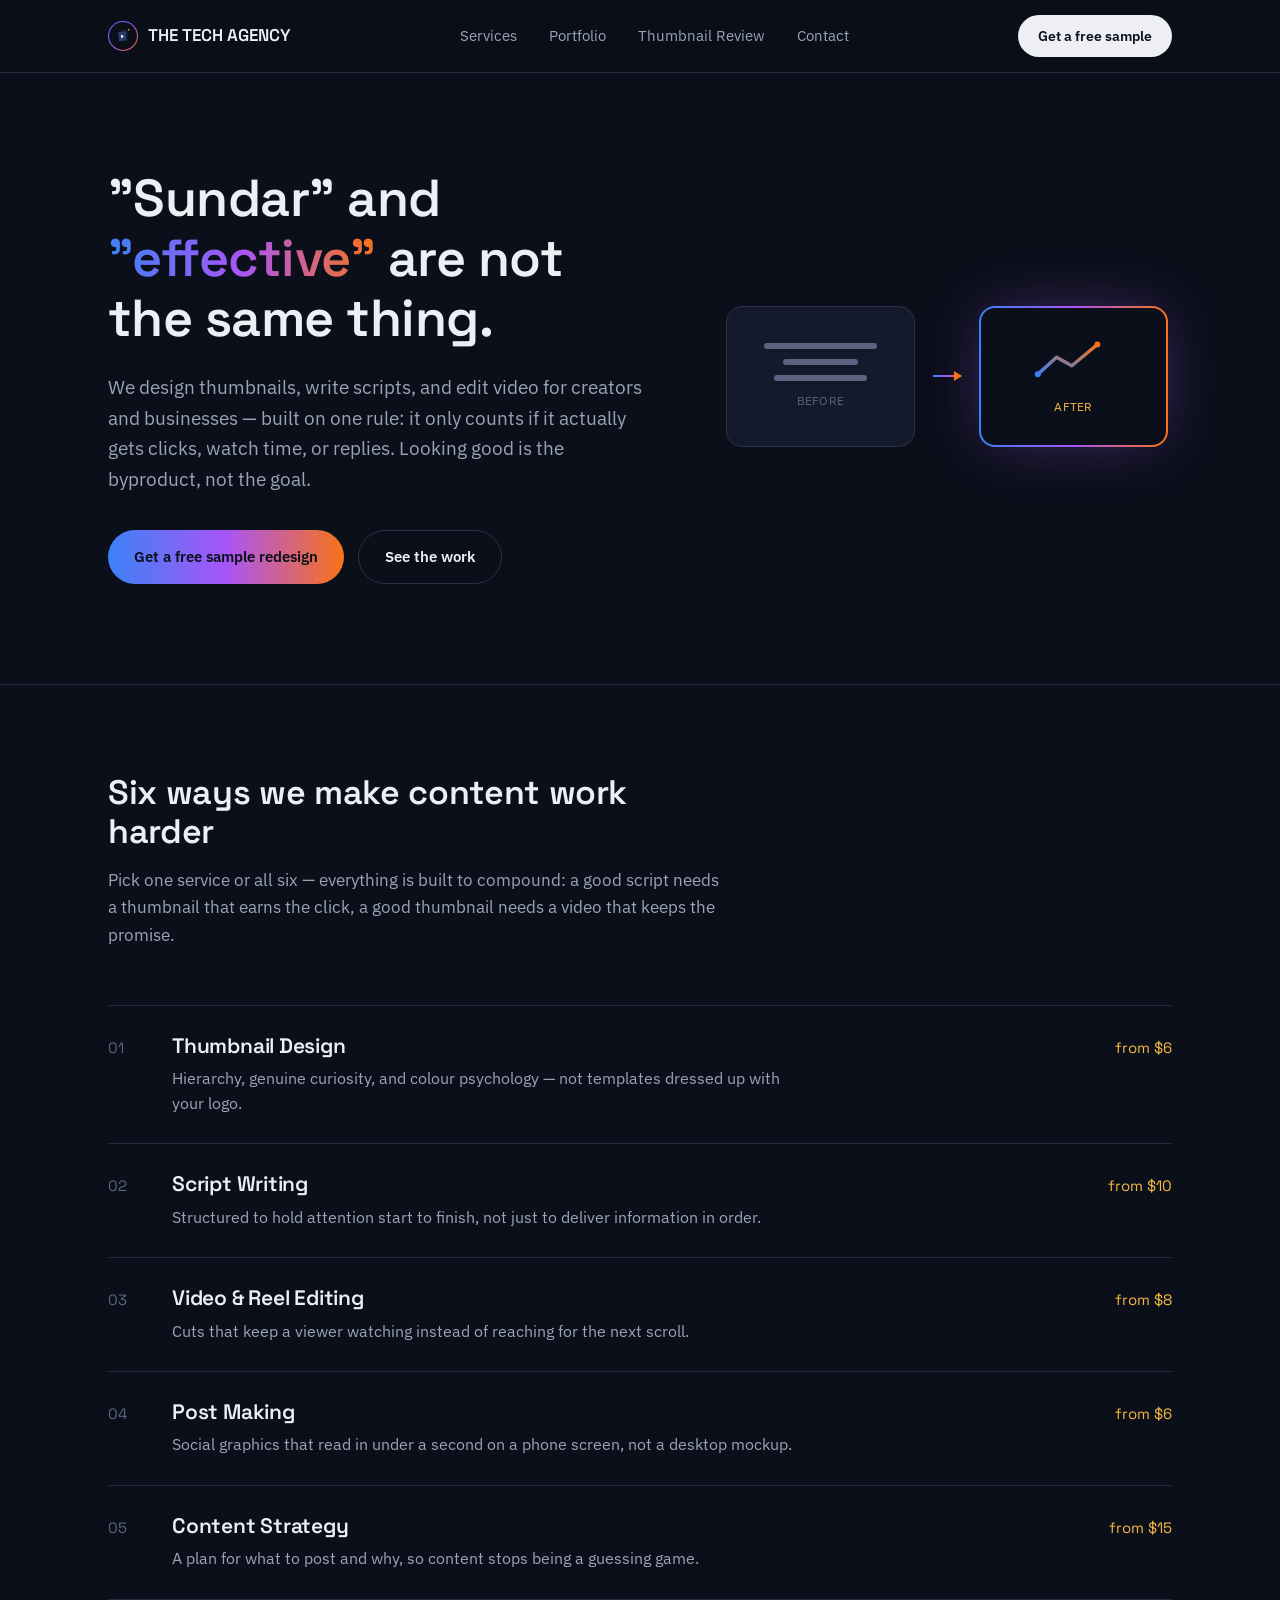
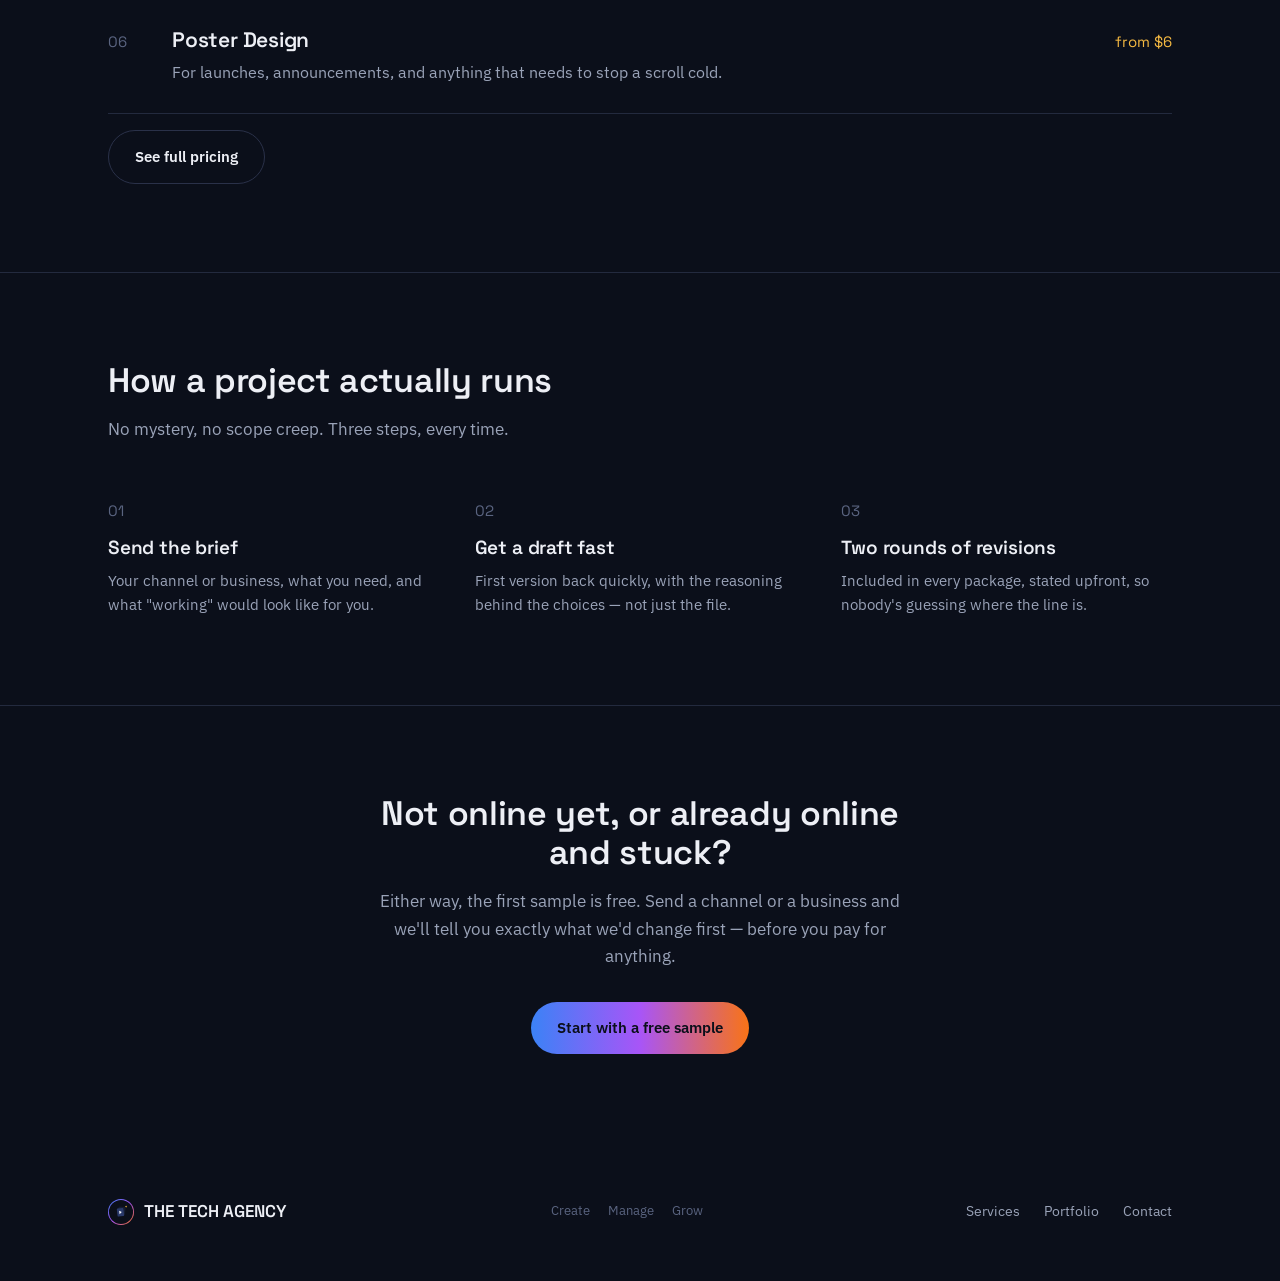
<file: index.html>
<!DOCTYPE html>
<html lang="en">
<head>
<meta charset="UTF-8">
<meta name="viewport" content="width=device-width, initial-scale=1.0">
<title>The Tech Agency — Content that works, not just looks good</title>
<meta name="description" content="A social media content production and growth agency. Thumbnails, scripts, video editing, and content strategy built to get clicks, not just compliments.">
<link rel="preconnect" href="https://fonts.googleapis.com">
<link href="https://fonts.googleapis.com/css2?family=Space+Grotesk:wght@500;600;700&family=IBM+Plex+Sans:wght@400;500;600&display=swap" rel="stylesheet">
<link rel="stylesheet" href="style.css">
</head>
<body>

<nav class="nav">
  <div class="wrap">
    <a href="index.html" class="nav-brand">
      <svg viewBox="0 0 512 512" xmlns="http://www.w3.org/2000/svg">
        <defs>
          <linearGradient id="navRing" x1="0%" y1="0%" x2="100%" y2="100%">
            <stop offset="0%" stop-color="#3B82F6"/><stop offset="50%" stop-color="#A855F7"/><stop offset="100%" stop-color="#F97316"/>
          </linearGradient>
        </defs>
        <circle cx="256" cy="256" r="256" fill="url(#navRing)"/>
        <circle cx="256" cy="256" r="238" fill="#0B0F1A"/>
        <g transform="rotate(8 256 256) translate(200,160)"><rect width="130" height="160" rx="20" fill="#141B2E" stroke="#3A4A6B" stroke-width="3"/></g>
        <g transform="rotate(-7 256 256) translate(180,180)">
          <rect width="130" height="160" rx="20" fill="#2A3A6B"/>
          <polygon points="43,45 43,115 90,80" fill="#fff"/>
        </g>
        <g transform="translate(356,150)"><polygon points="0,-22 7,-7 22,0 7,7 0,22 -7,7 -22,0 -7,-7" fill="#F5B942"/></g>
      </svg>
      THE TECH AGENCY
    </a>
    <div class="nav-links">
      <a href="services.html">Services</a>
      <a href="portfolio.html">Portfolio</a>
      <a href="thumbnail-review.html">Thumbnail Review</a>
      <a href="contact.html">Contact</a>
    </div>
    <a href="contact.html" class="nav-cta">Get a free sample</a>
  </div>
</nav>

<section class="hero">
  <div class="wrap">
    <div>
      <h1>"Sundar" and <em>"effective"</em> are not the same thing.</h1>
      <p class="lede">We design thumbnails, write scripts, and edit video for creators and businesses — built on one rule: it only counts if it actually gets clicks, watch time, or replies. Looking good is the byproduct, not the goal.</p>
      <div class="hero-ctas">
        <a href="contact.html" class="btn btn-primary">Get a free sample redesign</a>
        <a href="portfolio.html" class="btn btn-secondary">See the work</a>
      </div>
    </div>
    <div class="transform-visual">
      <div class="transform-card dim">
        <div class="bar"></div><div class="bar" style="width:40%"></div><div class="bar" style="width:50%"></div>
        <span class="transform-label">BEFORE</span>
      </div>
      <div class="transform-arrow"></div>
      <div class="transform-card bright">
        <svg viewBox="0 0 100 60" xmlns="http://www.w3.org/2000/svg">
          <defs><linearGradient id="hg" x1="0" y1="1" x2="1" y2="0"><stop offset="0%" stop-color="#3B82F6"/><stop offset="100%" stop-color="#F97316"/></linearGradient></defs>
          <polyline points="8,45 30,25 48,35 78,10" fill="none" stroke="url(#hg)" stroke-width="4" stroke-linecap="round" stroke-linejoin="round"/>
          <circle cx="8" cy="45" r="3.5" fill="#3B82F6"/><circle cx="78" cy="10" r="3.5" fill="#F97316"/>
        </svg>
        <span class="transform-label" style="color:#F5B942">AFTER</span>
      </div>
    </div>
  </div>
</section>

<section class="section">
  <div class="wrap">
    <div class="section-head">
      <h2>Six ways we make content work harder</h2>
      <p>Pick one service or all six — everything is built to compound: a good script needs a thumbnail that earns the click, a good thumbnail needs a video that keeps the promise.</p>
    </div>
    <div>
      <div class="service-row">
        <span class="service-num">01</span>
        <div class="service-main"><h3>Thumbnail Design</h3><p>Hierarchy, genuine curiosity, and colour psychology — not templates dressed up with your logo.</p></div>
        <span class="service-price">from $6</span>
      </div>
      <div class="service-row">
        <span class="service-num">02</span>
        <div class="service-main"><h3>Script Writing</h3><p>Structured to hold attention start to finish, not just to deliver information in order.</p></div>
        <span class="service-price">from $10</span>
      </div>
      <div class="service-row">
        <span class="service-num">03</span>
        <div class="service-main"><h3>Video &amp; Reel Editing</h3><p>Cuts that keep a viewer watching instead of reaching for the next scroll.</p></div>
        <span class="service-price">from $8</span>
      </div>
      <div class="service-row">
        <span class="service-num">04</span>
        <div class="service-main"><h3>Post Making</h3><p>Social graphics that read in under a second on a phone screen, not a desktop mockup.</p></div>
        <span class="service-price">from $6</span>
      </div>
      <div class="service-row">
        <span class="service-num">05</span>
        <div class="service-main"><h3>Content Strategy</h3><p>A plan for what to post and why, so content stops being a guessing game.</p></div>
        <span class="service-price">from $15</span>
      </div>
      <div class="service-row">
        <span class="service-num">06</span>
        <div class="service-main"><h3>Poster Design</h3><p>For launches, announcements, and anything that needs to stop a scroll cold.</p></div>
        <span class="service-price">from $6</span>
      </div>
    </div>
    <a href="services.html" class="btn btn-secondary mt-16">See full pricing</a>
  </div>
</section>

<section class="section">
  <div class="wrap">
    <div class="section-head">
      <h2>How a project actually runs</h2>
      <p>No mystery, no scope creep. Three steps, every time.</p>
    </div>
    <div class="process">
      <div class="process-step">
        <span class="step-num">01</span>
        <h3>Send the brief</h3>
        <p>Your channel or business, what you need, and what "working" would look like for you.</p>
      </div>
      <div class="process-step">
        <span class="step-num">02</span>
        <h3>Get a draft fast</h3>
        <p>First version back quickly, with the reasoning behind the choices — not just the file.</p>
      </div>
      <div class="process-step">
        <span class="step-num">03</span>
        <h3>Two rounds of revisions</h3>
        <p>Included in every package, stated upfront, so nobody's guessing where the line is.</p>
      </div>
    </div>
  </div>
</section>

<section class="section" style="border-bottom:none;">
  <div class="wrap text-center">
    <div class="section-head" style="margin:0 auto 32px; max-width:520px;">
      <h2>Not online yet, or already online and stuck?</h2>
      <p style="margin:0 auto;">Either way, the first sample is free. Send a channel or a business and we'll tell you exactly what we'd change first — before you pay for anything.</p>
    </div>
    <a href="contact.html" class="btn btn-primary">Start with a free sample</a>
  </div>
</section>

<footer>
  <div class="wrap">
    <div class="footer-brand">
      <svg viewBox="0 0 512 512" xmlns="http://www.w3.org/2000/svg">
        <defs><linearGradient id="fRing" x1="0%" y1="0%" x2="100%" y2="100%"><stop offset="0%" stop-color="#3B82F6"/><stop offset="50%" stop-color="#A855F7"/><stop offset="100%" stop-color="#F97316"/></linearGradient></defs>
        <circle cx="256" cy="256" r="256" fill="url(#fRing)"/><circle cx="256" cy="256" r="238" fill="#0B0F1A"/>
        <g transform="rotate(8 256 256) translate(200,160)"><rect width="130" height="160" rx="20" fill="#141B2E" stroke="#3A4A6B" stroke-width="3"/></g>
        <g transform="rotate(-7 256 256) translate(180,180)"><rect width="130" height="160" rx="20" fill="#2A3A6B"/><polygon points="43,45 43,115 90,80" fill="#fff"/></g>
        <g transform="translate(356,150)"><polygon points="0,-22 7,-7 22,0 7,7 0,22 -7,7 -22,0 -7,-7" fill="#F5B942"/></g>
      </svg>
      THE TECH AGENCY
    </div>
    <span class="footer-tag"><span>Create</span><span>Manage</span><span>Grow</span></span>
    <div class="footer-links">
      <a href="services.html">Services</a>
      <a href="portfolio.html">Portfolio</a>
      <a href="contact.html">Contact</a>
    </div>
  </div>
</footer>

</body>
</html>
</file>
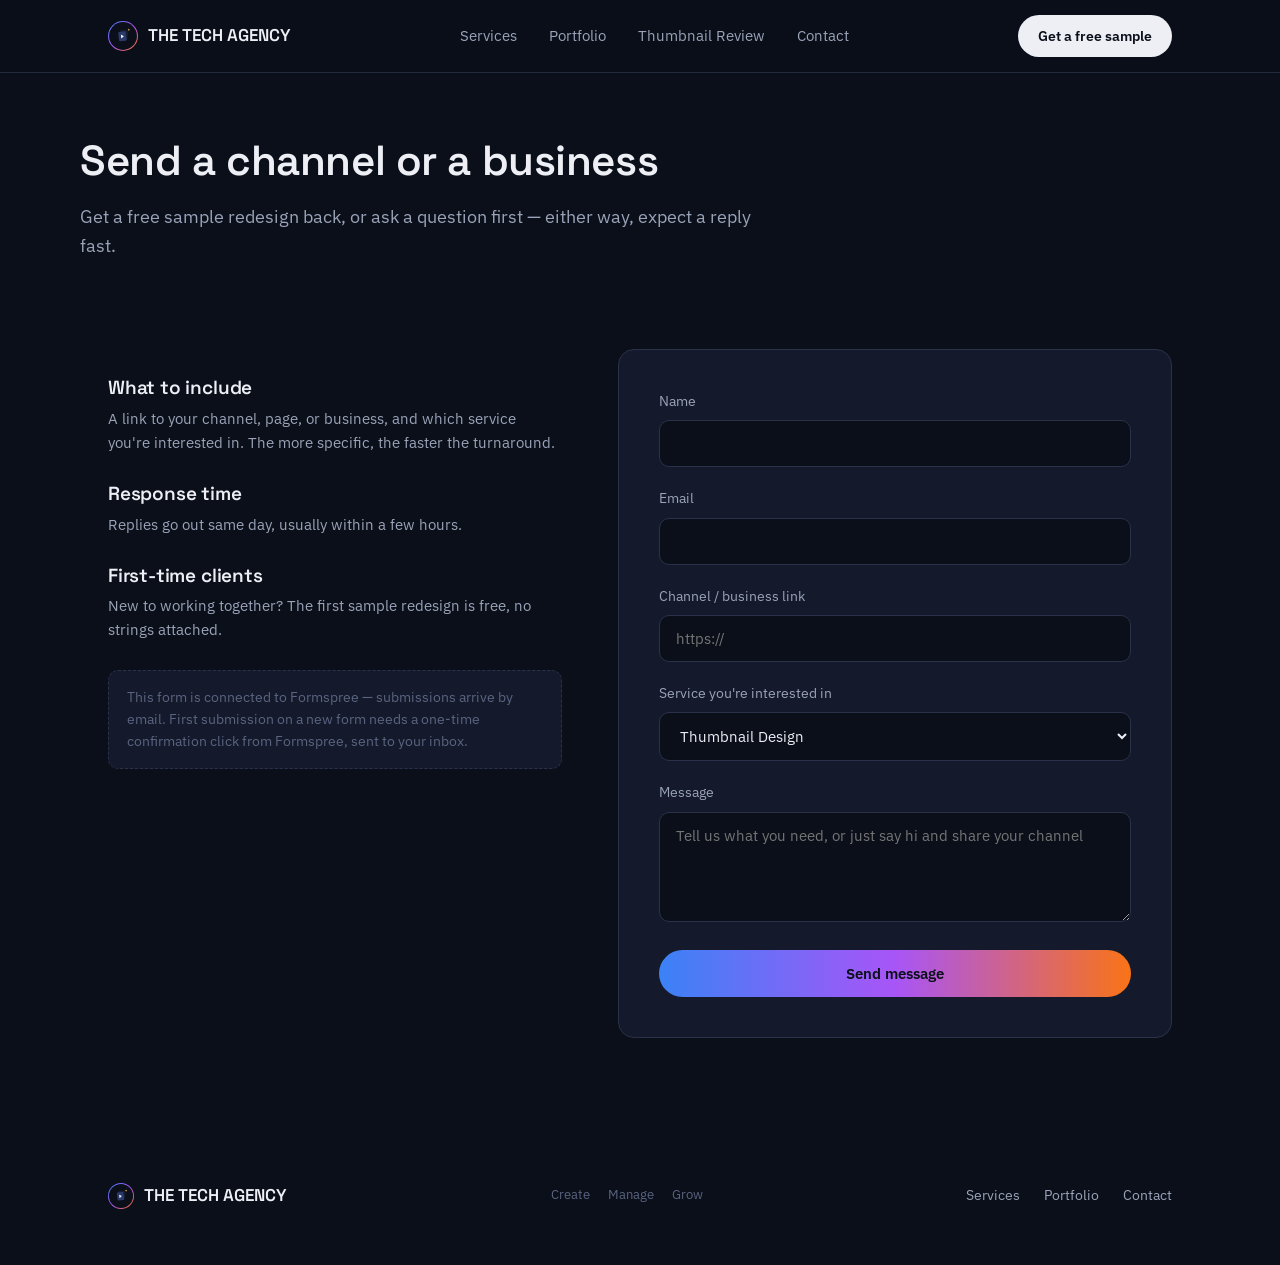
<file: contact.html>
<!DOCTYPE html>
<html lang="en">
<head>
<meta charset="UTF-8">
<meta name="viewport" content="width=device-width, initial-scale=1.0">
<title>Contact — The Tech Agency</title>
<link rel="preconnect" href="https://fonts.googleapis.com">
<link href="https://fonts.googleapis.com/css2?family=Space+Grotesk:wght@500;600;700&family=IBM+Plex+Sans:wght@400;500;600&display=swap" rel="stylesheet">
<link rel="stylesheet" href="style.css">
<style>
  .contact-layout { display: grid; grid-template-columns: 0.9fr 1.1fr; gap: 56px; }
  .contact-info h3 { font-size: 19px; margin: 28px 0 8px; }
  .contact-info p { font-size: 15px; }
  .setup-note { background: var(--bg-raised); border: 1px dashed var(--border); border-radius: var(--radius-sm); padding: 16px 18px; font-size: 13.5px; color: var(--text-dim); margin-top: 28px; }
  @media (max-width: 800px) { .contact-layout { grid-template-columns: 1fr; } }
</style>
</head>
<body>

<nav class="nav">
  <div class="wrap">
    <a href="index.html" class="nav-brand">
      <svg viewBox="0 0 512 512"><defs><linearGradient id="r1" x1="0%" y1="0%" x2="100%" y2="100%"><stop offset="0%" stop-color="#3B82F6"/><stop offset="50%" stop-color="#A855F7"/><stop offset="100%" stop-color="#F97316"/></linearGradient></defs><circle cx="256" cy="256" r="256" fill="url(#r1)"/><circle cx="256" cy="256" r="238" fill="#0B0F1A"/><g transform="rotate(8 256 256) translate(200,160)"><rect width="130" height="160" rx="20" fill="#141B2E" stroke="#3A4A6B" stroke-width="3"/></g><g transform="rotate(-7 256 256) translate(180,180)"><rect width="130" height="160" rx="20" fill="#2A3A6B"/><polygon points="43,45 43,115 90,80" fill="#fff"/></g><g transform="translate(356,150)"><polygon points="0,-22 7,-7 22,0 7,7 0,22 -7,7 -22,0 -7,-7" fill="#F5B942"/></g></svg>
      THE TECH AGENCY
    </a>
    <div class="nav-links">
      <a href="services.html">Services</a>
      <a href="portfolio.html">Portfolio</a>
      <a href="thumbnail-review.html">Thumbnail Review</a>
      <a href="contact.html">Contact</a>
    </div>
    <a href="contact.html" class="nav-cta">Get a free sample</a>
  </div>
</nav>

<div class="page-header wrap">
  <h1>Send a channel or a business</h1>
  <p>Get a free sample redesign back, or ask a question first — either way, expect a reply fast.</p>
</div>

<section class="section" style="border-bottom:none;">
  <div class="wrap contact-layout">
    <div class="contact-info">
      <h3>What to include</h3>
      <p>A link to your channel, page, or business, and which service you're interested in. The more specific, the faster the turnaround.</p>
      <h3>Response time</h3>
      <p>Replies go out same day, usually within a few hours.</p>
      <h3>First-time clients</h3>
      <p>New to working together? The first sample redesign is free, no strings attached.</p>
      <div class="setup-note">This form is connected to Formspree — submissions arrive by email. First submission on a new form needs a one-time confirmation click from Formspree, sent to your inbox.</div>
    </div>

    <form class="form-card" action="https://formspree.io/f/xgaeavjb" method="POST">
      <div class="field">
        <label for="name">Name</label>
        <input type="text" id="name" name="name" required>
      </div>
      <div class="field">
        <label for="email">Email</label>
        <input type="email" id="email" name="email" required>
      </div>
      <div class="field">
        <label for="link">Channel / business link</label>
        <input type="url" id="link" name="link" placeholder="https://">
      </div>
      <div class="field">
        <label for="service">Service you're interested in</label>
        <select id="service" name="service">
          <option>Thumbnail Design</option>
          <option>Script Writing</option>
          <option>Video / Reel Editing</option>
          <option>Post Making</option>
          <option>Content Strategy</option>
          <option>Poster Design</option>
          <option>Not sure yet</option>
        </select>
      </div>
      <div class="field">
        <label for="message">Message</label>
        <textarea id="message" name="message" placeholder="Tell us what you need, or just say hi and share your channel"></textarea>
      </div>
      <button type="submit" class="btn btn-primary" style="width:100%; justify-content:center;">Send message</button>
    </form>
  </div>
</section>

<footer>
  <div class="wrap">
    <div class="footer-brand">
      <svg viewBox="0 0 512 512"><defs><linearGradient id="r2" x1="0%" y1="0%" x2="100%" y2="100%"><stop offset="0%" stop-color="#3B82F6"/><stop offset="50%" stop-color="#A855F7"/><stop offset="100%" stop-color="#F97316"/></linearGradient></defs><circle cx="256" cy="256" r="256" fill="url(#r2)"/><circle cx="256" cy="256" r="238" fill="#0B0F1A"/><g transform="rotate(8 256 256) translate(200,160)"><rect width="130" height="160" rx="20" fill="#141B2E" stroke="#3A4A6B" stroke-width="3"/></g><g transform="rotate(-7 256 256) translate(180,180)"><rect width="130" height="160" rx="20" fill="#2A3A6B"/><polygon points="43,45 43,115 90,80" fill="#fff"/></g><g transform="translate(356,150)"><polygon points="0,-22 7,-7 22,0 7,7 0,22 -7,7 -22,0 -7,-7" fill="#F5B942"/></g></svg>
      THE TECH AGENCY
    </div>
    <span class="footer-tag"><span>Create</span><span>Manage</span><span>Grow</span></span>
    <div class="footer-links">
      <a href="services.html">Services</a>
      <a href="portfolio.html">Portfolio</a>
      <a href="contact.html">Contact</a>
    </div>
  </div>
</footer>

</body>
</html>
</file>
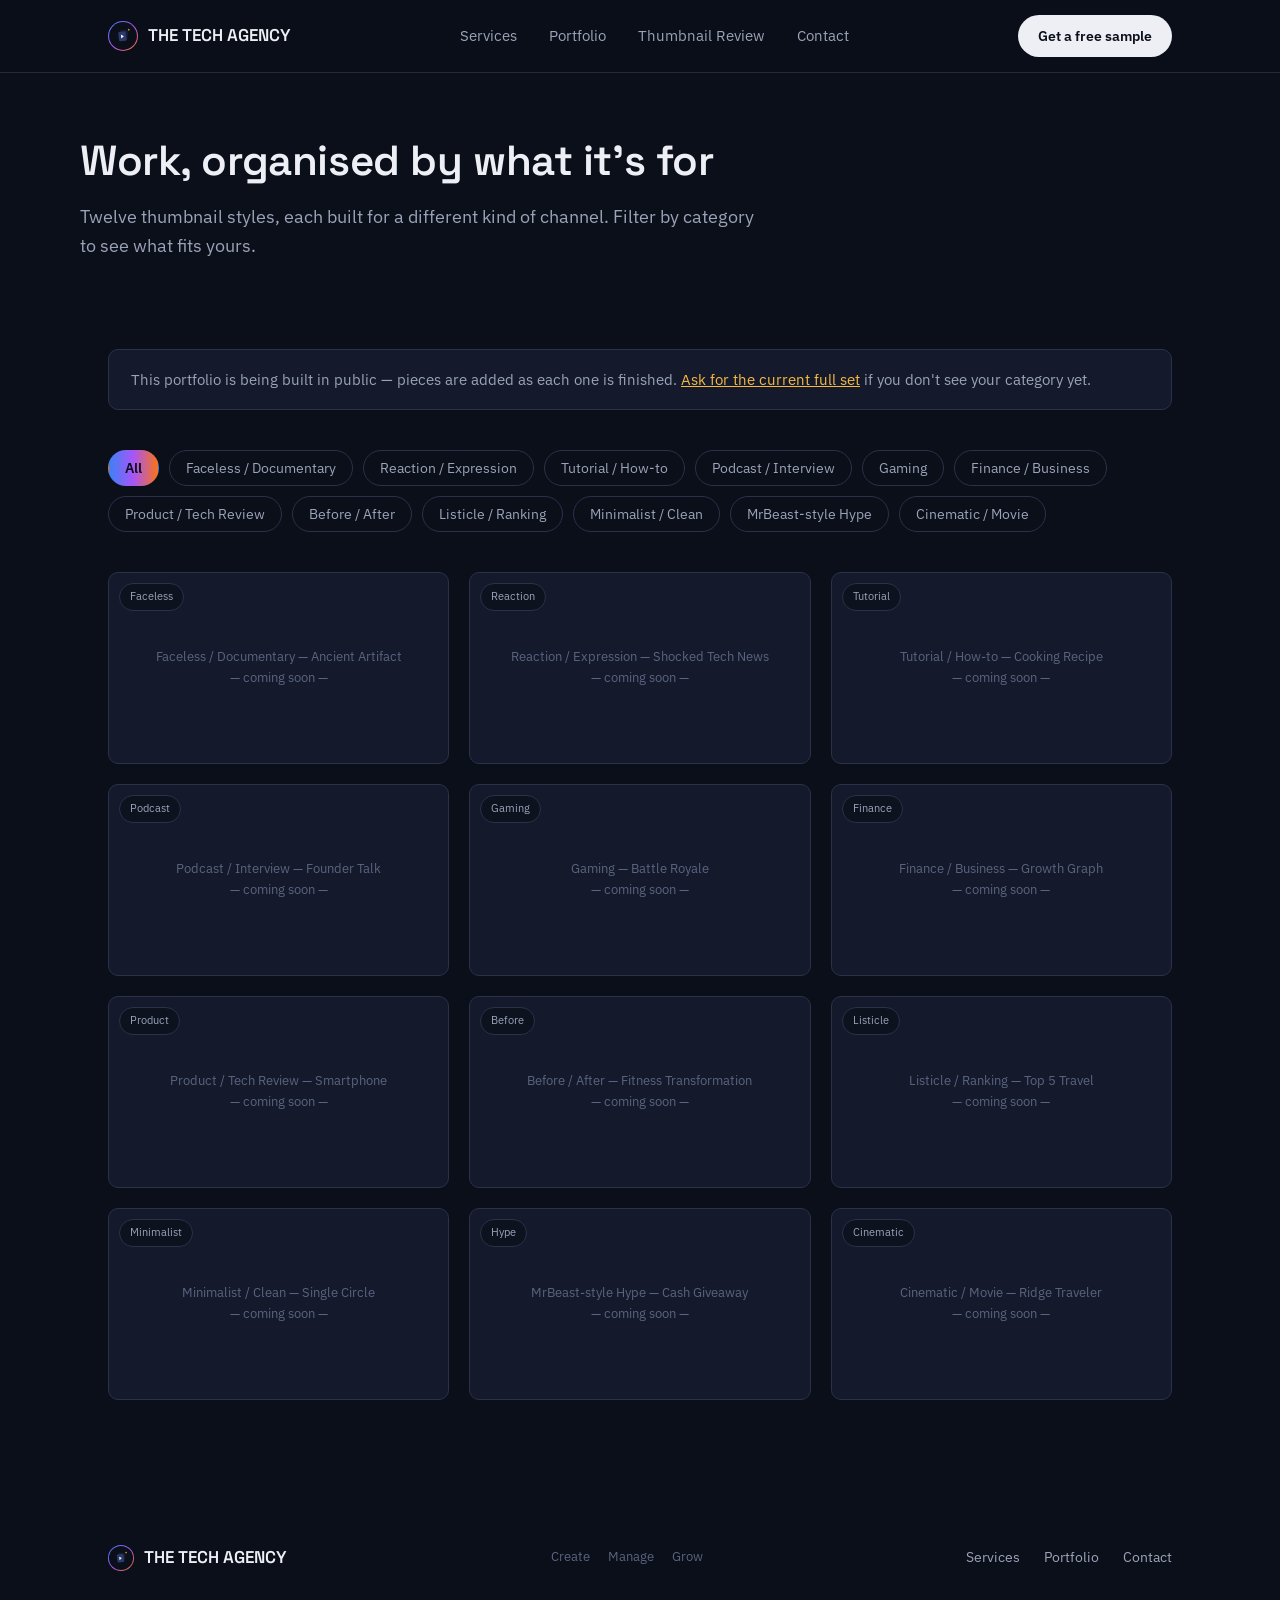
<file: portfolio.html>
<!DOCTYPE html>
<html lang="en">
<head>
<meta charset="UTF-8">
<meta name="viewport" content="width=device-width, initial-scale=1.0">
<title>Portfolio — The Tech Agency</title>
<link rel="preconnect" href="https://fonts.googleapis.com">
<link href="https://fonts.googleapis.com/css2?family=Space+Grotesk:wght@500;600;700&family=IBM+Plex+Sans:wght@400;500;600&display=swap" rel="stylesheet">
<link rel="stylesheet" href="style.css">
<style>
  .notice {
    background: var(--bg-raised);
    border: 1px solid var(--border);
    border-radius: var(--radius-sm);
    padding: 18px 22px;
    font-size: 14.5px;
    color: var(--text-muted);
    margin-bottom: 40px;
  }
</style>
</head>
<body>

<nav class="nav">
  <div class="wrap">
    <a href="index.html" class="nav-brand">
      <svg viewBox="0 0 512 512"><defs><linearGradient id="r1" x1="0%" y1="0%" x2="100%" y2="100%"><stop offset="0%" stop-color="#3B82F6"/><stop offset="50%" stop-color="#A855F7"/><stop offset="100%" stop-color="#F97316"/></linearGradient></defs><circle cx="256" cy="256" r="256" fill="url(#r1)"/><circle cx="256" cy="256" r="238" fill="#0B0F1A"/><g transform="rotate(8 256 256) translate(200,160)"><rect width="130" height="160" rx="20" fill="#141B2E" stroke="#3A4A6B" stroke-width="3"/></g><g transform="rotate(-7 256 256) translate(180,180)"><rect width="130" height="160" rx="20" fill="#2A3A6B"/><polygon points="43,45 43,115 90,80" fill="#fff"/></g><g transform="translate(356,150)"><polygon points="0,-22 7,-7 22,0 7,7 0,22 -7,7 -22,0 -7,-7" fill="#F5B942"/></g></svg>
      THE TECH AGENCY
    </a>
    <div class="nav-links">
      <a href="services.html">Services</a>
      <a href="portfolio.html">Portfolio</a>
      <a href="thumbnail-review.html">Thumbnail Review</a>
      <a href="contact.html">Contact</a>
    </div>
    <a href="contact.html" class="nav-cta">Get a free sample</a>
  </div>
</nav>

<div class="page-header wrap">
  <h1>Work, organised by what it's for</h1>
  <p>Twelve thumbnail styles, each built for a different kind of channel. Filter by category to see what fits yours.</p>
</div>

<section class="section" style="border-bottom:none;">
  <div class="wrap">

    <div class="notice">This portfolio is being built in public — pieces are added as each one is finished. <a href="contact.html" style="color:var(--gold); text-decoration:underline;">Ask for the current full set</a> if you don't see your category yet.</div>

    <div class="filter-row" id="filters">
      <button class="filter-pill active" data-cat="all">All</button>
      <button class="filter-pill" data-cat="Faceless">Faceless / Documentary</button>
      <button class="filter-pill" data-cat="Reaction">Reaction / Expression</button>
      <button class="filter-pill" data-cat="Tutorial">Tutorial / How-to</button>
      <button class="filter-pill" data-cat="Podcast">Podcast / Interview</button>
      <button class="filter-pill" data-cat="Gaming">Gaming</button>
      <button class="filter-pill" data-cat="Finance">Finance / Business</button>
      <button class="filter-pill" data-cat="Product">Product / Tech Review</button>
      <button class="filter-pill" data-cat="Before">Before / After</button>
      <button class="filter-pill" data-cat="Listicle">Listicle / Ranking</button>
      <button class="filter-pill" data-cat="Minimalist">Minimalist / Clean</button>
      <button class="filter-pill" data-cat="Hype">MrBeast-style Hype</button>
      <button class="filter-pill" data-cat="Cinematic">Cinematic / Movie</button>
    </div>

    <div class="portfolio-grid" id="grid">
      <!-- items injected by script -->
    </div>
  </div>
</section>

<footer>
  <div class="wrap">
    <div class="footer-brand">
      <svg viewBox="0 0 512 512"><defs><linearGradient id="r2" x1="0%" y1="0%" x2="100%" y2="100%"><stop offset="0%" stop-color="#3B82F6"/><stop offset="50%" stop-color="#A855F7"/><stop offset="100%" stop-color="#F97316"/></linearGradient></defs><circle cx="256" cy="256" r="256" fill="url(#r2)"/><circle cx="256" cy="256" r="238" fill="#0B0F1A"/><g transform="rotate(8 256 256) translate(200,160)"><rect width="130" height="160" rx="20" fill="#141B2E" stroke="#3A4A6B" stroke-width="3"/></g><g transform="rotate(-7 256 256) translate(180,180)"><rect width="130" height="160" rx="20" fill="#2A3A6B"/><polygon points="43,45 43,115 90,80" fill="#fff"/></g><g transform="translate(356,150)"><polygon points="0,-22 7,-7 22,0 7,7 0,22 -7,7 -22,0 -7,-7" fill="#F5B942"/></g></svg>
      THE TECH AGENCY
    </div>
    <span class="footer-tag"><span>Create</span><span>Manage</span><span>Grow</span></span>
    <div class="footer-links">
      <a href="services.html">Services</a>
      <a href="portfolio.html">Portfolio</a>
      <a href="contact.html">Contact</a>
    </div>
  </div>
</footer>

<script>
  const items = [
    {cat:'Faceless', label:'Faceless / Documentary — Ancient Artifact'},
    {cat:'Reaction', label:'Reaction / Expression — Shocked Tech News'},
    {cat:'Tutorial', label:'Tutorial / How-to — Cooking Recipe'},
    {cat:'Podcast', label:'Podcast / Interview — Founder Talk'},
    {cat:'Gaming', label:'Gaming — Battle Royale'},
    {cat:'Finance', label:'Finance / Business — Growth Graph'},
    {cat:'Product', label:'Product / Tech Review — Smartphone'},
    {cat:'Before', label:'Before / After — Fitness Transformation'},
    {cat:'Listicle', label:'Listicle / Ranking — Top 5 Travel'},
    {cat:'Minimalist', label:'Minimalist / Clean — Single Circle'},
    {cat:'Hype', label:'MrBeast-style Hype — Cash Giveaway'},
    {cat:'Cinematic', label:'Cinematic / Movie — Ridge Traveler'},
  ];

  const grid = document.getElementById('grid');

  function render(filter) {
    grid.innerHTML = '';
    items.filter(i => filter === 'all' || i.cat === filter).forEach(i => {
      const el = document.createElement('div');
      el.className = 'portfolio-item';
      el.innerHTML = `<span class="cat-tag">${i.cat}</span><span class="ph-label">${i.label}<br>— coming soon —</span>`;
      grid.appendChild(el);
    });
  }

  document.getElementById('filters').addEventListener('click', (e) => {
    if (e.target.tagName !== 'BUTTON') return;
    document.querySelectorAll('.filter-pill').forEach(b => b.classList.remove('active'));
    e.target.classList.add('active');
    render(e.target.dataset.cat);
  });

  render('all');
</script>

</body>
</html>
</file>
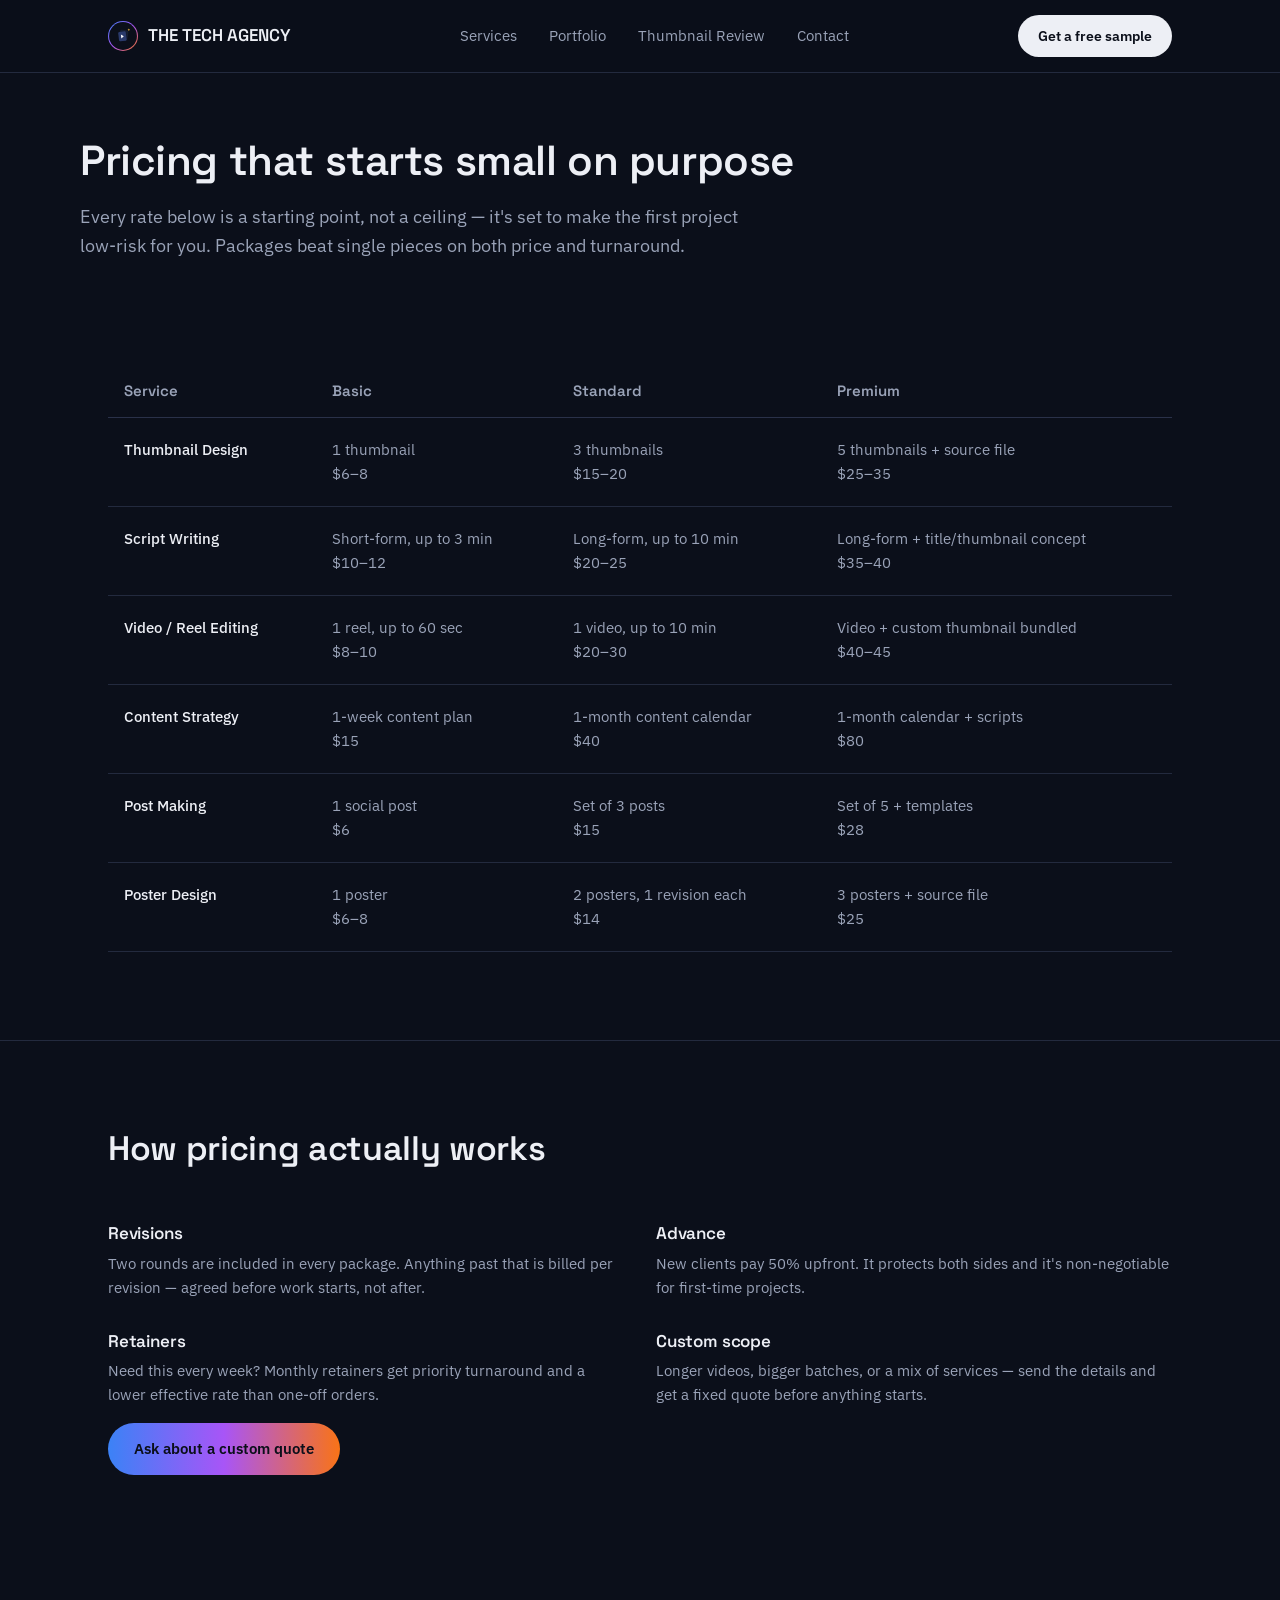
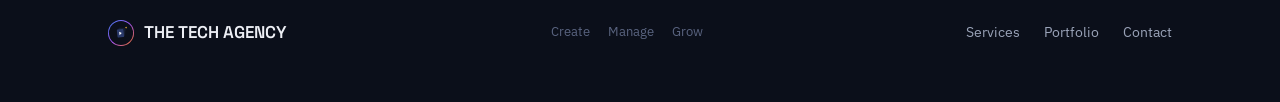
<file: services.html>
<!DOCTYPE html>
<html lang="en">
<head>
<meta charset="UTF-8">
<meta name="viewport" content="width=device-width, initial-scale=1.0">
<title>Services & Pricing — The Tech Agency</title>
<link rel="preconnect" href="https://fonts.googleapis.com">
<link href="https://fonts.googleapis.com/css2?family=Space+Grotesk:wght@500;600;700&family=IBM+Plex+Sans:wght@400;500;600&display=swap" rel="stylesheet">
<link rel="stylesheet" href="style.css">
<style>
  .price-table { width: 100%; border-collapse: collapse; margin-top: 16px; }
  .price-table th { text-align: left; font-family: 'Space Grotesk', sans-serif; font-weight: 600; font-size: 15px; color: var(--text-muted); padding: 14px 16px; border-bottom: 1px solid var(--border); }
  .price-table td { padding: 20px 16px; border-bottom: 1px solid var(--border-soft); font-size: 15px; color: var(--text-muted); vertical-align: top; }
  .price-table td:first-child { color: var(--text); font-weight: 500; }
  .price-table td.price { color: var(--gold); font-family: 'Space Grotesk', sans-serif; white-space: nowrap; }
  .price-table-wrap { overflow-x: auto; }
  .rule-list { display: grid; grid-template-columns: 1fr 1fr; gap: 32px; margin-top: 8px; }
  .rule-list div h4 { font-size: 17px; margin-bottom: 8px; }
  .rule-list div p { font-size: 15px; }
  @media (max-width: 700px) { .rule-list { grid-template-columns: 1fr; } }
</style>
</head>
<body>

<nav class="nav">
  <div class="wrap">
    <a href="index.html" class="nav-brand">
      <svg viewBox="0 0 512 512"><defs><linearGradient id="r1" x1="0%" y1="0%" x2="100%" y2="100%"><stop offset="0%" stop-color="#3B82F6"/><stop offset="50%" stop-color="#A855F7"/><stop offset="100%" stop-color="#F97316"/></linearGradient></defs><circle cx="256" cy="256" r="256" fill="url(#r1)"/><circle cx="256" cy="256" r="238" fill="#0B0F1A"/><g transform="rotate(8 256 256) translate(200,160)"><rect width="130" height="160" rx="20" fill="#141B2E" stroke="#3A4A6B" stroke-width="3"/></g><g transform="rotate(-7 256 256) translate(180,180)"><rect width="130" height="160" rx="20" fill="#2A3A6B"/><polygon points="43,45 43,115 90,80" fill="#fff"/></g><g transform="translate(356,150)"><polygon points="0,-22 7,-7 22,0 7,7 0,22 -7,7 -22,0 -7,-7" fill="#F5B942"/></g></svg>
      THE TECH AGENCY
    </a>
    <div class="nav-links">
      <a href="services.html">Services</a>
      <a href="portfolio.html">Portfolio</a>
      <a href="thumbnail-review.html">Thumbnail Review</a>
      <a href="contact.html">Contact</a>
    </div>
    <a href="contact.html" class="nav-cta">Get a free sample</a>
  </div>
</nav>

<div class="page-header wrap">
  <h1>Pricing that starts small on purpose</h1>
  <p>Every rate below is a starting point, not a ceiling — it's set to make the first project low-risk for you. Packages beat single pieces on both price and turnaround.</p>
</div>

<section class="section">
  <div class="wrap">
    <div class="price-table-wrap">
      <table class="price-table">
        <tr><th>Service</th><th>Basic</th><th>Standard</th><th>Premium</th></tr>
        <tr>
          <td>Thumbnail Design</td>
          <td>1 thumbnail<br><span class="price">$6–8</span></td>
          <td>3 thumbnails<br><span class="price">$15–20</span></td>
          <td>5 thumbnails + source file<br><span class="price">$25–35</span></td>
        </tr>
        <tr>
          <td>Script Writing</td>
          <td>Short-form, up to 3 min<br><span class="price">$10–12</span></td>
          <td>Long-form, up to 10 min<br><span class="price">$20–25</span></td>
          <td>Long-form + title/thumbnail concept<br><span class="price">$35–40</span></td>
        </tr>
        <tr>
          <td>Video / Reel Editing</td>
          <td>1 reel, up to 60 sec<br><span class="price">$8–10</span></td>
          <td>1 video, up to 10 min<br><span class="price">$20–30</span></td>
          <td>Video + custom thumbnail bundled<br><span class="price">$40–45</span></td>
        </tr>
        <tr>
          <td>Content Strategy</td>
          <td>1-week content plan<br><span class="price">$15</span></td>
          <td>1-month content calendar<br><span class="price">$40</span></td>
          <td>1-month calendar + scripts<br><span class="price">$80</span></td>
        </tr>
        <tr>
          <td>Post Making</td>
          <td>1 social post<br><span class="price">$6</span></td>
          <td>Set of 3 posts<br><span class="price">$15</span></td>
          <td>Set of 5 + templates<br><span class="price">$28</span></td>
        </tr>
        <tr>
          <td>Poster Design</td>
          <td>1 poster<br><span class="price">$6–8</span></td>
          <td>2 posters, 1 revision each<br><span class="price">$14</span></td>
          <td>3 posters + source file<br><span class="price">$25</span></td>
        </tr>
      </table>
    </div>
  </div>
</section>

<section class="section" style="border-bottom:none;">
  <div class="wrap">
    <div class="section-head">
      <h2>How pricing actually works</h2>
    </div>
    <div class="rule-list">
      <div>
        <h4>Revisions</h4>
        <p>Two rounds are included in every package. Anything past that is billed per revision — agreed before work starts, not after.</p>
      </div>
      <div>
        <h4>Advance</h4>
        <p>New clients pay 50% upfront. It protects both sides and it's non-negotiable for first-time projects.</p>
      </div>
      <div>
        <h4>Retainers</h4>
        <p>Need this every week? Monthly retainers get priority turnaround and a lower effective rate than one-off orders.</p>
      </div>
      <div>
        <h4>Custom scope</h4>
        <p>Longer videos, bigger batches, or a mix of services — send the details and get a fixed quote before anything starts.</p>
      </div>
    </div>
    <a href="contact.html" class="btn btn-primary mt-16">Ask about a custom quote</a>
  </div>
</section>

<footer>
  <div class="wrap">
    <div class="footer-brand">
      <svg viewBox="0 0 512 512"><defs><linearGradient id="r2" x1="0%" y1="0%" x2="100%" y2="100%"><stop offset="0%" stop-color="#3B82F6"/><stop offset="50%" stop-color="#A855F7"/><stop offset="100%" stop-color="#F97316"/></linearGradient></defs><circle cx="256" cy="256" r="256" fill="url(#r2)"/><circle cx="256" cy="256" r="238" fill="#0B0F1A"/><g transform="rotate(8 256 256) translate(200,160)"><rect width="130" height="160" rx="20" fill="#141B2E" stroke="#3A4A6B" stroke-width="3"/></g><g transform="rotate(-7 256 256) translate(180,180)"><rect width="130" height="160" rx="20" fill="#2A3A6B"/><polygon points="43,45 43,115 90,80" fill="#fff"/></g><g transform="translate(356,150)"><polygon points="0,-22 7,-7 22,0 7,7 0,22 -7,7 -22,0 -7,-7" fill="#F5B942"/></g></svg>
      THE TECH AGENCY
    </div>
    <span class="footer-tag"><span>Create</span><span>Manage</span><span>Grow</span></span>
    <div class="footer-links">
      <a href="services.html">Services</a>
      <a href="portfolio.html">Portfolio</a>
      <a href="contact.html">Contact</a>
    </div>
  </div>
</footer>

</body>
</html>
</file>
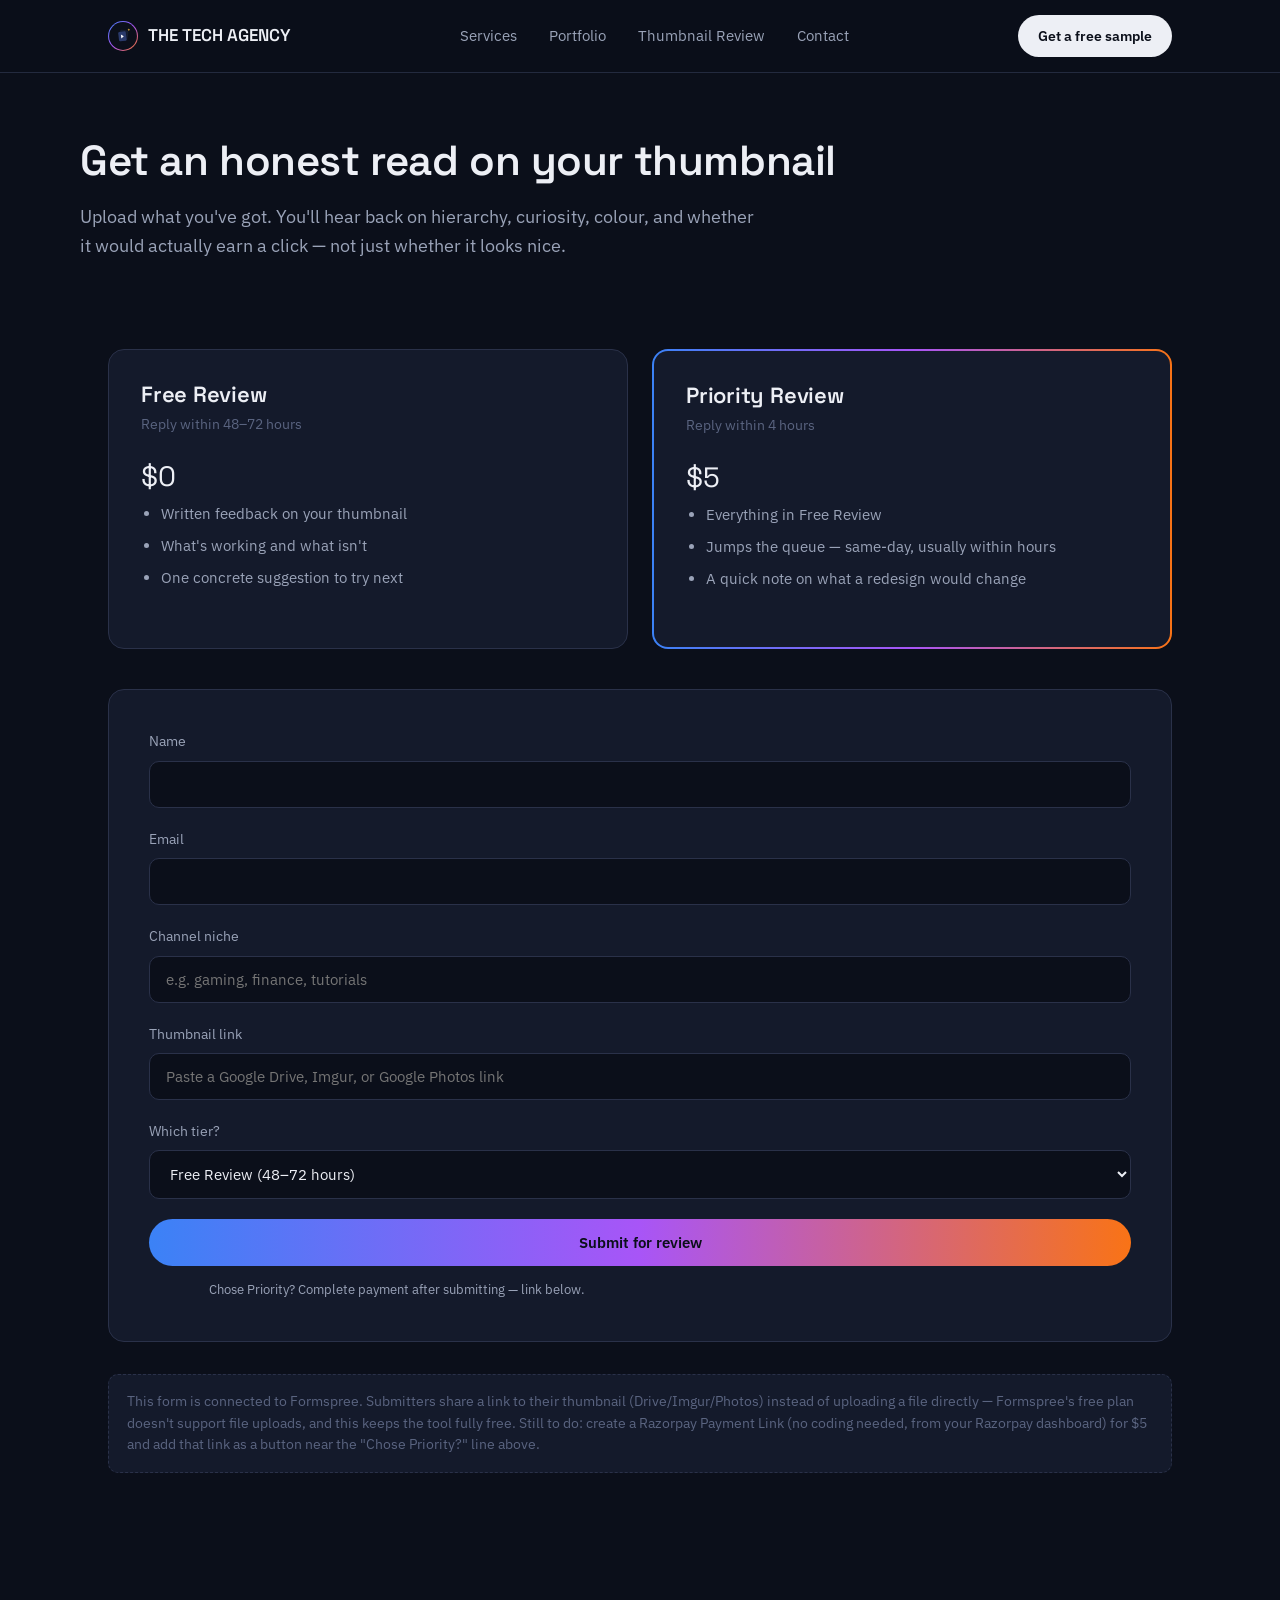
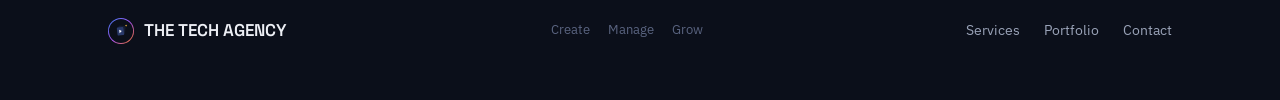
<file: thumbnail-review.html>
<!DOCTYPE html>
<html lang="en">
<head>
<meta charset="UTF-8">
<meta name="viewport" content="width=device-width, initial-scale=1.0">
<title>Thumbnail Review Tool — The Tech Agency</title>
<link rel="preconnect" href="https://fonts.googleapis.com">
<link href="https://fonts.googleapis.com/css2?family=Space+Grotesk:wght@500;600;700&family=IBM+Plex+Sans:wght@400;500;600&display=swap" rel="stylesheet">
<link rel="stylesheet" href="style.css">
<style>
  .upload-zone {
    border: 2px dashed var(--border);
    border-radius: var(--radius-md);
    padding: 48px 24px;
    text-align: center;
    color: var(--text-dim);
    font-size: 15px;
    margin-bottom: 24px;
    cursor: pointer;
  }
  .upload-zone.drag { border-color: var(--purple); color: var(--text); }
  .tier-price { font-family: 'Space Grotesk', sans-serif; font-size: 28px; margin-bottom: 4px; }
  .setup-note { background: var(--bg-raised); border: 1px dashed var(--border); border-radius: var(--radius-sm); padding: 16px 18px; font-size: 13.5px; color: var(--text-dim); margin-top: 32px; }
</style>
</head>
<body>

<nav class="nav">
  <div class="wrap">
    <a href="index.html" class="nav-brand">
      <svg viewBox="0 0 512 512"><defs><linearGradient id="r1" x1="0%" y1="0%" x2="100%" y2="100%"><stop offset="0%" stop-color="#3B82F6"/><stop offset="50%" stop-color="#A855F7"/><stop offset="100%" stop-color="#F97316"/></linearGradient></defs><circle cx="256" cy="256" r="256" fill="url(#r1)"/><circle cx="256" cy="256" r="238" fill="#0B0F1A"/><g transform="rotate(8 256 256) translate(200,160)"><rect width="130" height="160" rx="20" fill="#141B2E" stroke="#3A4A6B" stroke-width="3"/></g><g transform="rotate(-7 256 256) translate(180,180)"><rect width="130" height="160" rx="20" fill="#2A3A6B"/><polygon points="43,45 43,115 90,80" fill="#fff"/></g><g transform="translate(356,150)"><polygon points="0,-22 7,-7 22,0 7,7 0,22 -7,7 -22,0 -7,-7" fill="#F5B942"/></g></svg>
      THE TECH AGENCY
    </a>
    <div class="nav-links">
      <a href="services.html">Services</a>
      <a href="portfolio.html">Portfolio</a>
      <a href="thumbnail-review.html">Thumbnail Review</a>
      <a href="contact.html">Contact</a>
    </div>
    <a href="contact.html" class="nav-cta">Get a free sample</a>
  </div>
</nav>

<div class="page-header wrap">
  <h1>Get an honest read on your thumbnail</h1>
  <p>Upload what you've got. You'll hear back on hierarchy, curiosity, colour, and whether it would actually earn a click — not just whether it looks nice.</p>
</div>

<section class="section" style="border-bottom:none;">
  <div class="wrap">

    <div class="tiers">
      <div class="tier-card">
        <h3>Free Review</h3>
        <span class="tier-time">Reply within 48–72 hours</span>
        <div class="tier-price">$0</div>
        <ul>
          <li>Written feedback on your thumbnail</li>
          <li>What's working and what isn't</li>
          <li>One concrete suggestion to try next</li>
        </ul>
      </div>
      <div class="tier-card priority">
        <h3>Priority Review</h3>
        <span class="tier-time">Reply within 4 hours</span>
        <div class="tier-price">$5</div>
        <ul>
          <li>Everything in Free Review</li>
          <li>Jumps the queue — same-day, usually within hours</li>
          <li>A quick note on what a redesign would change</li>
        </ul>
      </div>
    </div>

    <form class="form-card" action="https://formspree.io/f/xgaeavjb" method="POST">
      <div class="field">
        <label for="tr-name">Name</label>
        <input type="text" id="tr-name" name="name" required>
      </div>
      <div class="field">
        <label for="tr-email">Email</label>
        <input type="email" id="tr-email" name="email" required>
      </div>
      <div class="field">
        <label for="tr-niche">Channel niche</label>
        <input type="text" id="tr-niche" name="niche" placeholder="e.g. gaming, finance, tutorials">
      </div>
      <div class="field">
        <label for="tr-file">Thumbnail link</label>
        <input type="url" id="tr-file" name="thumbnail_link" placeholder="Paste a Google Drive, Imgur, or Google Photos link" required>
      </div>
      <div class="field">
        <label for="tr-tier">Which tier?</label>
        <select id="tr-tier" name="tier">
          <option>Free Review (48–72 hours)</option>
          <option>Priority Review ($5, within 4 hours)</option>
        </select>
      </div>
      <button type="submit" class="btn btn-primary" style="width:100%; justify-content:center;">Submit for review</button>
      <p style="text-align:center; font-size:13px; margin-top:14px;">Chose Priority? Complete payment after submitting — link below.</p>
    </form>

    <div class="setup-note">
      This form is connected to Formspree. Submitters share a link to their thumbnail (Drive/Imgur/Photos) instead of uploading a file directly — Formspree's free plan doesn't support file uploads, and this keeps the tool fully free. Still to do: create a Razorpay Payment Link (no coding needed, from your Razorpay dashboard) for $5 and add that link as a button near the "Chose Priority?" line above.
    </div>
  </div>
</section>

<footer>
  <div class="wrap">
    <div class="footer-brand">
      <svg viewBox="0 0 512 512"><defs><linearGradient id="r2" x1="0%" y1="0%" x2="100%" y2="100%"><stop offset="0%" stop-color="#3B82F6"/><stop offset="50%" stop-color="#A855F7"/><stop offset="100%" stop-color="#F97316"/></linearGradient></defs><circle cx="256" cy="256" r="256" fill="url(#r2)"/><circle cx="256" cy="256" r="238" fill="#0B0F1A"/><g transform="rotate(8 256 256) translate(200,160)"><rect width="130" height="160" rx="20" fill="#141B2E" stroke="#3A4A6B" stroke-width="3"/></g><g transform="rotate(-7 256 256) translate(180,180)"><rect width="130" height="160" rx="20" fill="#2A3A6B"/><polygon points="43,45 43,115 90,80" fill="#fff"/></g><g transform="translate(356,150)"><polygon points="0,-22 7,-7 22,0 7,7 0,22 -7,7 -22,0 -7,-7" fill="#F5B942"/></g></svg>
      THE TECH AGENCY
    </div>
    <span class="footer-tag"><span>Create</span><span>Manage</span><span>Grow</span></span>
    <div class="footer-links">
      <a href="services.html">Services</a>
      <a href="portfolio.html">Portfolio</a>
      <a href="contact.html">Contact</a>
    </div>
  </div>
</footer>

</body>
</html>
</file>
<file: style.css>
/* ===== The Tech Agency — Design System ===== */

:root {
  --bg: #0B0F1A;
  --bg-raised: #141A2B;
  --bg-raised-2: #1B2032;
  --border: #2A3149;
  --border-soft: #232A3E;
  --text: #EDEFF5;
  --text-muted: #9AA3B8;
  --text-dim: #5A6480;
  --blue: #3B82F6;
  --purple: #A855F7;
  --orange: #F97316;
  --gold: #F5B942;
  --gradient: linear-gradient(90deg, var(--blue), var(--purple), var(--orange));
  --radius-sm: 10px;
  --radius-md: 16px;
  --radius-lg: 28px;
  --max-width: 1120px;
}

* { box-sizing: border-box; }

html { scroll-behavior: smooth; }

body {
  margin: 0;
  background: var(--bg);
  color: var(--text);
  font-family: 'IBM Plex Sans', -apple-system, sans-serif;
  font-size: 17px;
  line-height: 1.6;
  -webkit-font-smoothing: antialiased;
}

h1, h2, h3, h4 {
  font-family: 'Space Grotesk', sans-serif;
  font-weight: 600;
  line-height: 1.15;
  margin: 0;
  letter-spacing: -0.01em;
}

p { margin: 0; color: var(--text-muted); max-width: 62ch; }

a { color: inherit; text-decoration: none; }

img { max-width: 100%; display: block; }

.wrap {
  max-width: var(--max-width);
  margin: 0 auto;
  padding: 0 28px;
}

/* ---------- Nav ---------- */

.nav {
  position: sticky;
  top: 0;
  z-index: 50;
  background: rgba(11, 15, 26, 0.88);
  backdrop-filter: blur(10px);
  border-bottom: 1px solid var(--border-soft);
}

.nav .wrap {
  display: flex;
  align-items: center;
  justify-content: space-between;
  height: 72px;
}

.nav-brand {
  display: flex;
  align-items: center;
  gap: 10px;
  font-family: 'Space Grotesk', sans-serif;
  font-weight: 600;
  font-size: 17px;
}

.nav-brand svg { width: 30px; height: 30px; flex-shrink: 0; }

.nav-links {
  display: flex;
  gap: 32px;
  font-size: 15px;
  color: var(--text-muted);
}

.nav-links a:hover { color: var(--text); }

.nav-cta {
  padding: 10px 20px;
  border-radius: 999px;
  background: var(--text);
  color: var(--bg);
  font-size: 14px;
  font-weight: 600;
}

@media (max-width: 720px) {
  .nav-links { display: none; }
}

/* ---------- Buttons ---------- */

.btn {
  display: inline-flex;
  align-items: center;
  gap: 8px;
  padding: 14px 26px;
  border-radius: 999px;
  font-size: 15px;
  font-weight: 600;
  border: none;
  cursor: pointer;
  font-family: 'IBM Plex Sans', sans-serif;
}

.btn-primary {
  background: var(--gradient);
  color: #0B0F1A;
}

.btn-secondary {
  background: transparent;
  color: var(--text);
  border: 1px solid var(--border);
}

.btn-secondary:hover { border-color: var(--text-dim); }

/* ---------- Hero ---------- */

.hero {
  padding: 96px 0 100px;
  border-bottom: 1px solid var(--border-soft);
}

.hero .wrap {
  display: grid;
  grid-template-columns: 1.1fr 0.9fr;
  gap: 64px;
  align-items: center;
}

.hero h1 {
  font-size: 52px;
  margin-bottom: 24px;
}

.hero h1 em {
  font-style: normal;
  background: var(--gradient);
  -webkit-background-clip: text;
  background-clip: text;
  color: transparent;
}

.hero p.lede {
  font-size: 19px;
  color: var(--text-muted);
  margin-bottom: 36px;
}

.hero-ctas { display: flex; gap: 14px; flex-wrap: wrap; }

@media (max-width: 860px) {
  .hero .wrap { grid-template-columns: 1fr; }
  .hero h1 { font-size: 38px; }
}

/* ---------- Transformation visual (signature element) ---------- */

.transform-visual {
  position: relative;
  display: flex;
  align-items: center;
  justify-content: center;
  gap: 18px;
}

.transform-card {
  width: 42%;
  aspect-ratio: 4/3;
  border-radius: var(--radius-md);
  display: flex;
  flex-direction: column;
  align-items: center;
  justify-content: center;
  gap: 10px;
}

.transform-card.dim {
  background: var(--bg-raised);
  border: 1px solid var(--border);
}

.transform-card.dim .bar { width: 60%; height: 6px; border-radius: 3px; background: var(--text-dim); }

.transform-card.bright {
  background: var(--bg);
  border: 2px solid transparent;
  background-image: linear-gradient(var(--bg), var(--bg)), var(--gradient);
  background-origin: border-box;
  background-clip: padding-box, border-box;
  box-shadow: 0 0 60px -10px rgba(168, 85, 247, 0.4);
}

.transform-card.bright svg { width: 46%; }

.transform-label {
  font-size: 12px;
  color: var(--text-dim);
  letter-spacing: 0.02em;
}

.transform-arrow {
  width: 28px;
  height: 2px;
  background: var(--gradient);
  position: relative;
  flex-shrink: 0;
}

.transform-arrow::after {
  content: '';
  position: absolute;
  right: -1px;
  top: -4px;
  border-left: 8px solid var(--orange);
  border-top: 5px solid transparent;
  border-bottom: 5px solid transparent;
}

/* ---------- Section headers ---------- */

.section { padding: 88px 0; border-bottom: 1px solid var(--border-soft); }

.section-head { max-width: 620px; margin-bottom: 56px; }

.section-head h2 { font-size: 34px; margin-bottom: 16px; }

.section-head p { font-size: 17px; }

/* ---------- Services (editorial row list, not cards) ---------- */

.service-row {
  display: grid;
  grid-template-columns: 40px 1fr auto;
  gap: 24px;
  align-items: baseline;
  padding: 28px 0;
  border-top: 1px solid var(--border-soft);
}

.service-row:last-child { border-bottom: 1px solid var(--border-soft); }

.service-num {
  font-family: 'Space Grotesk', sans-serif;
  color: var(--text-dim);
  font-size: 15px;
}

.service-main h3 { font-size: 21px; margin-bottom: 8px; }

.service-main p { font-size: 15.5px; }

.service-price {
  font-family: 'Space Grotesk', sans-serif;
  color: var(--gold);
  font-size: 15px;
  white-space: nowrap;
}

@media (max-width: 640px) {
  .service-row { grid-template-columns: 1fr; gap: 8px; }
  .service-price { color: var(--gold); }
}

/* ---------- Process steps (genuine sequence) ---------- */

.process { display: grid; grid-template-columns: repeat(3, 1fr); gap: 36px; }

.process-step .step-num {
  font-family: 'Space Grotesk', sans-serif;
  font-size: 15px;
  color: var(--text-dim);
  margin-bottom: 14px;
  display: block;
}

.process-step h3 { font-size: 19px; margin-bottom: 10px; }

.process-step p { font-size: 15px; }

@media (max-width: 780px) {
  .process { grid-template-columns: 1fr; gap: 40px; }
}

/* ---------- Portfolio grid ---------- */

.filter-row {
  display: flex;
  gap: 10px;
  flex-wrap: wrap;
  margin-bottom: 40px;
}

.filter-pill {
  padding: 8px 16px;
  border-radius: 999px;
  border: 1px solid var(--border);
  font-size: 13.5px;
  color: var(--text-muted);
  cursor: pointer;
  background: transparent;
  font-family: 'IBM Plex Sans', sans-serif;
}

.filter-pill.active {
  border-color: transparent;
  background: var(--gradient);
  color: #0B0F1A;
  font-weight: 600;
}

.portfolio-grid {
  display: grid;
  grid-template-columns: repeat(3, 1fr);
  gap: 20px;
}

.portfolio-item {
  aspect-ratio: 16/9;
  border-radius: var(--radius-sm);
  background: var(--bg-raised);
  border: 1px solid var(--border);
  position: relative;
  overflow: hidden;
  display: flex;
  align-items: center;
  justify-content: center;
}

.portfolio-item .ph-label {
  font-size: 13px;
  color: var(--text-dim);
  text-align: center;
  padding: 0 16px;
}

.portfolio-item .cat-tag {
  position: absolute;
  top: 10px;
  left: 10px;
  font-size: 11px;
  padding: 4px 10px;
  border-radius: 999px;
  background: rgba(11,15,26,0.7);
  border: 1px solid var(--border);
  color: var(--text-muted);
}

@media (max-width: 900px) {
  .portfolio-grid { grid-template-columns: repeat(2, 1fr); }
}
@media (max-width: 600px) {
  .portfolio-grid { grid-template-columns: 1fr; }
}

/* ---------- Forms ---------- */

.form-card {
  background: var(--bg-raised);
  border: 1px solid var(--border);
  border-radius: var(--radius-md);
  padding: 40px;
}

.field { margin-bottom: 20px; }

.field label {
  display: block;
  font-size: 14px;
  color: var(--text-muted);
  margin-bottom: 8px;
}

.field input,
.field textarea,
.field select {
  width: 100%;
  padding: 13px 16px;
  border-radius: var(--radius-sm);
  border: 1px solid var(--border);
  background: var(--bg);
  color: var(--text);
  font-family: 'IBM Plex Sans', sans-serif;
  font-size: 15px;
}

.field input:focus,
.field textarea:focus,
.field select:focus {
  outline: 2px solid var(--purple);
  outline-offset: 1px;
}

.field textarea { resize: vertical; min-height: 110px; }

/* ---------- Tier cards (Thumbnail Review Tool) ---------- */

.tiers { display: grid; grid-template-columns: 1fr 1fr; gap: 24px; margin-bottom: 40px; }

.tier-card {
  border: 1px solid var(--border);
  border-radius: var(--radius-md);
  padding: 32px;
  background: var(--bg-raised);
}

.tier-card.priority {
  border-image: var(--gradient) 1;
  background: linear-gradient(var(--bg-raised), var(--bg-raised)) padding-box, var(--gradient) border-box;
  border: 2px solid transparent;
}

.tier-card h3 { font-size: 22px; margin-bottom: 6px; }

.tier-card .tier-time { color: var(--text-dim); font-size: 14px; margin-bottom: 18px; display: block; }

.tier-card ul { margin: 0 0 24px; padding-left: 20px; color: var(--text-muted); font-size: 15px; }

.tier-card li { margin-bottom: 8px; }

@media (max-width: 700px) {
  .tiers { grid-template-columns: 1fr; }
}

/* ---------- Footer ---------- */

footer { padding: 56px 0; }

footer .wrap {
  display: flex;
  justify-content: space-between;
  align-items: center;
  flex-wrap: wrap;
  gap: 20px;
}

.footer-brand {
  display: flex;
  align-items: center;
  gap: 10px;
  font-family: 'Space Grotesk', sans-serif;
  font-weight: 600;
}

.footer-brand svg { width: 26px; height: 26px; }

.footer-tag { font-size: 13px; color: var(--text-dim); display: flex; gap: 18px; }

.footer-links { display: flex; gap: 24px; font-size: 14px; color: var(--text-muted); }

/* ---------- Page header (non-home pages) ---------- */

.page-header { padding: 64px 0 0; }
.page-header h1 { font-size: 42px; margin-bottom: 18px; }
.page-header p { font-size: 18px; }

/* ---------- Utility ---------- */

.text-center { text-align: center; }
.mt-16 { margin-top: 16px; }
</file>
